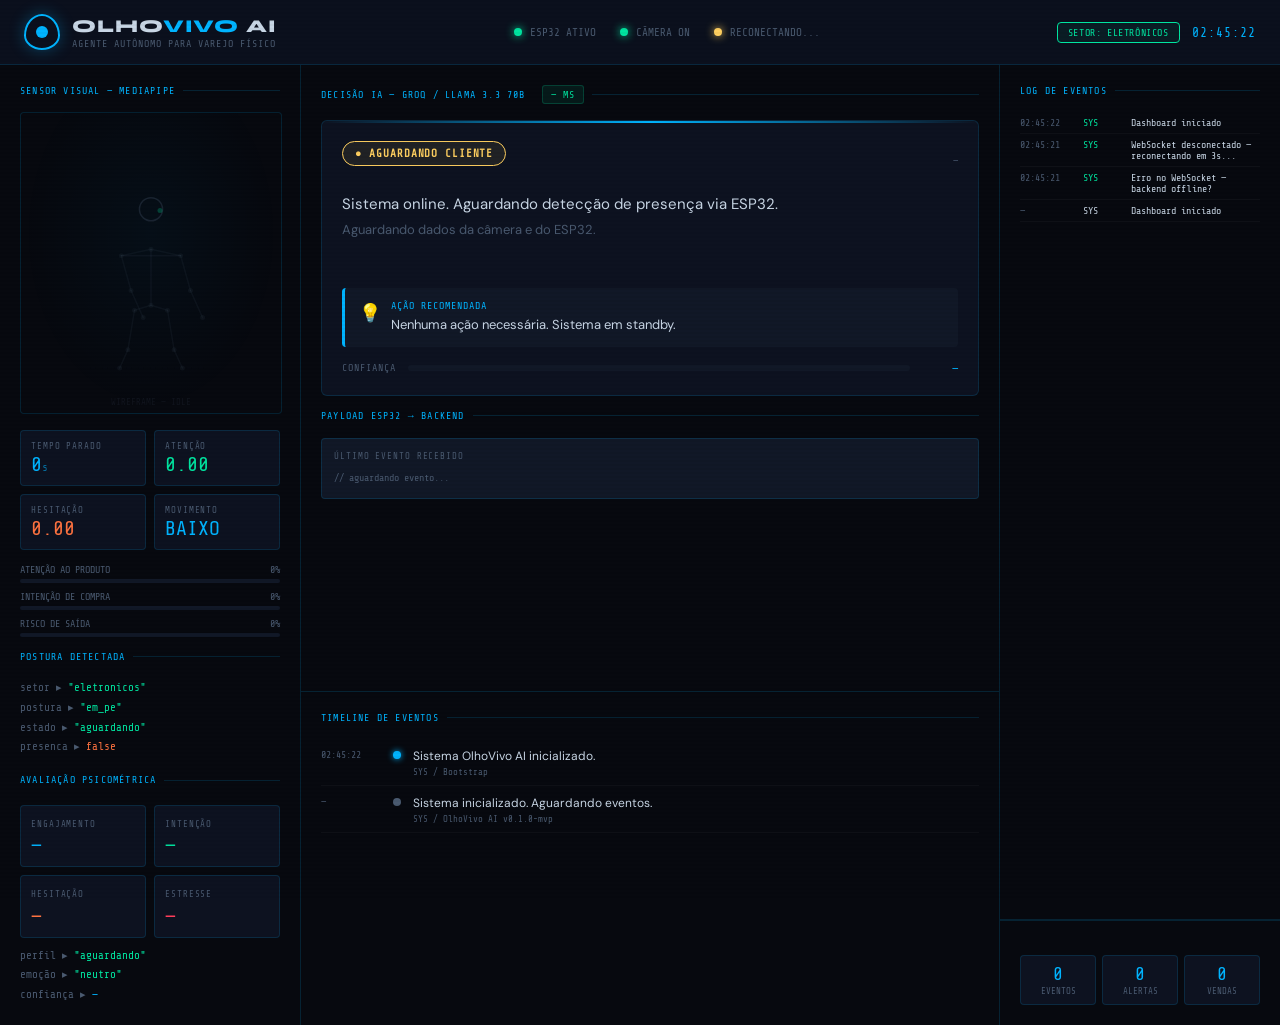
<file: dashboard/index.html>
<!DOCTYPE html>
<html lang="pt-BR">
<head>
<meta charset="UTF-8">
<meta name="viewport" content="width=device-width, initial-scale=1.0">
<title>OlhoVivo AI — Dashboard Operacional</title>
<link href="https://fonts.googleapis.com/css2?family=Share+Tech+Mono&family=Syne:wght@400;600;700;800&family=DM+Sans:wght@300;400;500&display=swap" rel="stylesheet">
<link rel="stylesheet" href="css/style.css">

</head>
<body>

<!-- ALERT BANNER -->
<div class="alert-banner" id="alertBanner">
  <span class="alert-icon">⚠</span>
  <span id="alertText">CLIENTE PRESTES A SAIR — OFERTA RELÂMPAGO ATIVADA</span>
</div>

<!-- HEADER -->
<header>
  <div class="logo">
    <div class="logo-eye"></div>
    <div>
      <div class="logo-text">OLHO<span>VIVO</span> AI</div>
      <div class="logo-sub">AGENTE AUTÔNOMO PARA VAREJO FÍSICO</div>
    </div>
  </div>
  <div class="header-center">
    <div class="sys-status"><div class="status-dot" id="espDot"></div><span id="espStatus">ESP32 ATIVO</span></div>
    <div class="sys-status"><div class="status-dot" id="camDot"></div><span id="camStatus">CÂMERA ON</span></div>
    <div class="sys-status"><div class="status-dot" id="aiDot"></div><span id="aiStatus">GROQ CONECTADO</span></div>
  </div>
  <div style="display:flex;align-items:center;gap:12px;">
    <span class="sensor-badge active" id="sectorBadge">SETOR: ELETRÔNICOS</span>
    <div class="header-time" id="headerTime">--:--:--</div>
  </div>
</header>

<!-- MAIN GRID -->
<div class="main-grid">

  <!-- LEFT: WIREFRAME + METRICS -->
  <div class="panel wireframe-panel">
    <div class="panel-title">SENSOR VISUAL — MEDIAPIPE</div>
    <canvas id="wireCanvas" width="260" height="300"></canvas>

    <div class="metric-grid">
      <div class="metric-box">
        <div class="metric-label">TEMPO PARADO</div>
        <div class="metric-value cyan" id="tempoParado">0<span class="metric-unit">s</span></div>
      </div>
      <div class="metric-box">
        <div class="metric-label">ATENÇÃO</div>
        <div class="metric-value green" id="attentionScore">0.00</div>
      </div>
      <div class="metric-box">
        <div class="metric-label">HESITAÇÃO</div>
        <div class="metric-value orange" id="hesitationScore">0.00</div>
      </div>
      <div class="metric-box">
        <div class="metric-label">MOVIMENTO</div>
        <div class="metric-value cyan" id="movimento">BAIXO</div>
      </div>
    </div>

    <div style="margin-top:14px;">
      <div class="bar-row">
        <div class="bar-label-row"><span>ATENÇÃO AO PRODUTO</span><span id="barAtencaoVal">0%</span></div>
        <div class="bar-track"><div class="bar-fill cyan" id="barAtencao" style="width:0%"></div></div>
      </div>
      <div class="bar-row" style="margin-top:8px;">
        <div class="bar-label-row"><span>INTENÇÃO DE COMPRA</span><span id="barIntencaoVal">0%</span></div>
        <div class="bar-track"><div class="bar-fill green" id="barIntencao" style="width:0%"></div></div>
      </div>
      <div class="bar-row" style="margin-top:8px;">
        <div class="bar-label-row"><span>RISCO DE SAÍDA</span><span id="barSaidaVal">0%</span></div>
        <div class="bar-track"><div class="bar-fill red" id="barSaida" style="width:0%"></div></div>
      </div>
    </div>

    <div style="margin-top:14px;">
      <div class="panel-title">POSTURA DETECTADA</div>
      <div class="payload-code" style="font-size:11px;line-height:1.8;">
        <span class="pk">setor ▸ </span><span class="pv-str" id="pSetor">"eletronicos"</span><br>
        <span class="pk">postura ▸ </span><span class="pv-str" id="pPostura">"em_pe"</span><br>
        <span class="pk">estado ▸ </span><span class="pv-str" id="pEstado">"aguardando"</span><br>
        <span class="pk">presenca ▸ </span><span class="pv-bool" id="pPresenca">false</span>
      <div style="margin-top:14px;">
  <div class="panel-title">AVALIAÇÃO PSICOMÉTRICA</div>
  <div class="metric-grid">
    <div class="metric-box">
      <div class="metric-label">ENGAJAMENTO</div>
      <div class="metric-value cyan" id="psicoEngajamento">—</div>
    </div>
    <div class="metric-box">
      <div class="metric-label">INTENÇÃO</div>
      <div class="metric-value green" id="psicoIntencao">—</div>
    </div>
    <div class="metric-box">
      <div class="metric-label">HESITAÇÃO</div>
      <div class="metric-value orange" id="psicoHesitacao">—</div>
    </div>
    <div class="metric-box">
      <div class="metric-label">ESTRESSE</div>
      <div class="metric-value" id="psicoEstresse" style="color:var(--red)">—</div>
    </div>
  </div>
  <div class="payload-code" style="font-size:11px;line-height:1.8;margin-top:8px;">
    <span class="pk">perfil ▸ </span><span class="pv-str" id="psicoPerfil">"aguardando"</span><br>
    <span class="pk">emoção ▸ </span><span class="pv-str" id="psicoEmocao">"neutro"</span><br>
    <span class="pk">confiança ▸ </span><span class="pv-num" id="psicoConfianca">—</span>
        </div>
      </div>

      </div>
    </div>
  </div>

  <!-- CENTER TOP: AI DECISION -->
  <div class="panel ai-panel">
    <div class="panel-title">
      DECISÃO IA — GROQ / LLAMA 3.3 70B
      <span class="latency-badge" id="latencyBadge">— ms</span>
    </div>

    <div class="decision-card">
      <div style="display:flex; align-items:center; justify-content:space-between; margin-bottom:12px;">
        <div class="profile-tag indeciso" id="profileTag">● AGUARDANDO CLIENTE</div>
        <div style="font-family:var(--mono);font-size:10px;color:var(--text-dim);" id="decisionTs">—</div>
      </div>

      <div class="decision-text" id="decisionText">
        Sistema online. Aguardando detecção de presença via ESP32.<br>
        <span style="color:var(--text-dim);font-size:13px;">Aguardando dados da câmera e do ESP32.</span>
      </div>

      <div class="decision-action" id="decisionAction">
        <div class="action-icon">💡</div>
        <div>
          <div class="action-label">AÇÃO RECOMENDADA</div>
          <div class="action-text" id="actionText">Nenhuma ação necessária. Sistema em standby.</div>
        </div>
      </div>

      <div class="confidence-row">
        <span class="confidence-label">CONFIANÇA</span>
        <div class="confidence-bar"><div class="confidence-fill" id="confidenceFill" style="width:0%"></div></div>
        <span class="confidence-pct" id="confidencePct">—</span>
      </div>
    </div>

    <!-- PAYLOAD ESP32 -->
    <div style="margin-top:14px;">
      <div class="panel-title">PAYLOAD ESP32 → BACKEND</div>
      <div class="payload-panel">
        <div class="payload-title">ÚLTIMO EVENTO RECEBIDO</div>
        <div class="payload-code" id="payloadDisplay">
          <span style="color:var(--text-dim);">// aguardando evento...</span>
        </div>
      </div>
    </div>
  </div>

  <!-- CENTER BOTTOM: TIMELINE -->
  <div class="panel timeline-panel">
    <div class="panel-title">TIMELINE DE EVENTOS</div>
    <div class="timeline" id="timeline">
      <div class="tl-item">
        <span class="tl-time" style="font-family:var(--mono);font-size:10px;color:var(--text-dim);">—</span>
        <div class="tl-dot" style="background:var(--text-dim);"></div>
        <div>
          <div class="tl-msg">Sistema inicializado. Aguardando eventos.</div>
          <div class="tl-source">SYS / OlhoVivo AI v0.1.0-mvp</div>
        </div>
      </div>
    </div>
  </div>

  <!-- RIGHT: EVENTS + STATS -->
  <div class="right-panel">

    <div class="event-log-panel">
      <div class="panel-title">LOG DE EVENTOS</div>
      <div class="event-log" id="eventLog">
        <div class="ev-item"><span class="ev-time">—</span><span class="ev-src">SYS</span><span class="ev-msg">Dashboard iniciado</span></div>
      </div>
    </div>

    <div class="simulator-panel">
      <div class="stats-row">
        <div class="stat-mini"><div class="stat-mini-val" id="statEventos">0</div><div class="stat-mini-lbl">EVENTOS</div></div>
        <div class="stat-mini"><div class="stat-mini-val" id="statAlertas">0</div><div class="stat-mini-lbl">ALERTAS</div></div>
        <div class="stat-mini"><div class="stat-mini-val" id="statVendas">0</div><div class="stat-mini-lbl">VENDAS</div></div>
      </div>
    </div>

  </div>
</div>


    <script src="js/wireframe.js"></script>
    <script src="js/dashboard.js"></script>
    <script src="js/websocket.js"></script>

</body>
</html>
</file>
<file: dashboard/css/style.css>
:root {
    --bg:       #07090f;
    --bg2:      #0d1220;
    --bg3:      #111827;
    --border:   rgba(0,180,255,0.15);
    --cyan:     #00b4ff;
    --cyan-dim: rgba(0,180,255,0.08);
    --green:    #00e5a0;
    --orange:   #ff7340;
    --red:      #ff3d5a;
    --yellow:   #ffd060;
    --text:     #c8d6e5;
    --text-dim: #4a5a70;
    --mono:     'Share Tech Mono', monospace;
    --sans:     'DM Sans', sans-serif;
    --display:  'Syne', sans-serif;
  }

  * { box-sizing: border-box; margin: 0; padding: 0; }

  body {
    background: var(--bg);
    color: var(--text);
    font-family: var(--sans);
    min-height: 100vh;
    overflow-x: hidden;
  }

  /* ── SCANLINE OVERLAY ── */
  body::before {
    content: '';
    position: fixed; inset: 0; pointer-events: none; z-index: 999;
    background: repeating-linear-gradient(0deg, transparent, transparent 2px, rgba(0,0,0,0.03) 2px, rgba(0,0,0,0.03) 4px);
  }

  /* ── HEADER ── */
  header {
    display: flex; align-items: center; justify-content: space-between;
    padding: 14px 24px;
    border-bottom: 1px solid var(--border);
    background: rgba(13,18,32,0.9);
    backdrop-filter: blur(12px);
    position: sticky; top: 0; z-index: 100;
  }
  .logo { display: flex; align-items: center; gap: 12px; }
  .logo-eye {
    width: 36px; height: 36px;
    border: 2px solid var(--cyan);
    border-radius: 50% 50% 50% 50% / 60% 60% 40% 40%;
    display: flex; align-items: center; justify-content: center;
    position: relative; overflow: hidden;
    box-shadow: 0 0 16px rgba(0,180,255,0.3);
  }
  .logo-eye::before {
    content: '';
    width: 12px; height: 12px;
    background: var(--cyan);
    border-radius: 50%;
    animation: blink 4s ease-in-out infinite;
  }
  @keyframes blink {
    0%,95%,100% { transform: scaleY(1); opacity: 1; }
    97% { transform: scaleY(0.05); opacity: 0.3; }
  }
  .logo-text { font-family: var(--display); font-weight: 800; font-size: 18px; letter-spacing: 0.05em; }
  .logo-text span { color: var(--cyan); }
  .logo-sub { font-family: var(--mono); font-size: 10px; color: var(--text-dim); letter-spacing: 0.1em; margin-top: 1px; }

  .header-center { display: flex; align-items: center; gap: 24px; }
  .sys-status {
    display: flex; align-items: center; gap: 8px;
    font-family: var(--mono); font-size: 11px; color: var(--text-dim);
  }
  .status-dot {
    width: 8px; height: 8px; border-radius: 50%;
    background: var(--green);
    box-shadow: 0 0 8px var(--green);
    animation: pulse-dot 2s ease-in-out infinite;
  }
  @keyframes pulse-dot { 0%,100%{opacity:1;} 50%{opacity:0.4;} }
  .status-dot.offline { background: var(--red); box-shadow: 0 0 8px var(--red); }
  .status-dot.warning { background: var(--yellow); box-shadow: 0 0 8px var(--yellow); }

  .header-time {
    font-family: var(--mono); font-size: 13px; color: var(--cyan);
    letter-spacing: 0.08em;
  }
  .sensor-badge {
    padding: 4px 10px; border-radius: 4px;
    font-family: var(--mono); font-size: 10px;
    border: 1px solid; letter-spacing: 0.06em;
  }
  .sensor-badge.active { border-color: var(--green); color: var(--green); background: rgba(0,229,160,0.06); }
  .sensor-badge.idle   { border-color: var(--text-dim); color: var(--text-dim); }

  /* ── GRID LAYOUT ── */
  .main-grid {
    display: grid;
    grid-template-columns: 300px 1fr 280px;
    grid-template-rows: auto auto;
    gap: 1px;
    background: var(--border);
    min-height: calc(100vh - 65px);
  }
  .panel {
    background: var(--bg);
    padding: 20px;
  }
  .panel-title {
    font-family: var(--mono); font-size: 10px; color: var(--cyan);
    letter-spacing: 0.12em; text-transform: uppercase;
    margin-bottom: 16px; display: flex; align-items: center; gap: 8px;
  }
  .panel-title::after {
    content: ''; flex: 1; height: 1px; background: var(--border);
  }

  /* ── LEFT: WIREFRAME ── */
  .wireframe-panel { grid-row: span 2; }
  #wireCanvas {
    display: block; margin: 0 auto 16px;
    border: 1px solid var(--border);
    background: radial-gradient(ellipse at 50% 40%, rgba(0,180,255,0.04) 0%, transparent 70%);
    border-radius: 4px;
  }

  .metric-grid { display: grid; grid-template-columns: 1fr 1fr; gap: 8px; margin-top: 12px; }
  .metric-box {
    background: var(--bg2);
    border: 1px solid var(--border);
    border-radius: 4px;
    padding: 10px;
  }
  .metric-label { font-family: var(--mono); font-size: 9px; color: var(--text-dim); letter-spacing: 0.1em; margin-bottom: 4px; }
  .metric-value { font-family: var(--mono); font-size: 20px; font-weight: 400; line-height: 1; }
  .metric-value.cyan  { color: var(--cyan); }
  .metric-value.green { color: var(--green); }
  .metric-value.orange{ color: var(--orange); }
  .metric-value.red   { color: var(--red); }
  .metric-unit { font-size: 11px; opacity: 0.6; }

  .bar-row { margin-top: 10px; }
  .bar-label-row { display: flex; justify-content: space-between; font-family: var(--mono); font-size: 10px; color: var(--text-dim); margin-bottom: 4px; }
  .bar-track { height: 4px; background: var(--bg3); border-radius: 2px; overflow: hidden; }
  .bar-fill { height: 100%; border-radius: 2px; transition: width 0.8s cubic-bezier(0.4,0,0.2,1); }
  .bar-fill.cyan   { background: linear-gradient(90deg, var(--cyan), rgba(0,180,255,0.4)); }
  .bar-fill.green  { background: linear-gradient(90deg, var(--green), rgba(0,229,160,0.4)); }
  .bar-fill.orange { background: linear-gradient(90deg, var(--orange), rgba(255,115,64,0.4)); }
  .bar-fill.red    { background: linear-gradient(90deg, var(--red), rgba(255,61,90,0.4)); }

  /* ── CENTER: AI DECISION ── */
  .ai-panel { grid-column: 2; }
  .decision-card {
    background: var(--bg2);
    border: 1px solid var(--border);
    border-radius: 6px;
    padding: 20px;
    position: relative;
    overflow: hidden;
    min-height: 180px;
  }
  .decision-card::before {
    content: '';
    position: absolute; top: 0; left: 0; right: 0; height: 2px;
    background: linear-gradient(90deg, transparent, var(--cyan), transparent);
    animation: scan-line 3s ease-in-out infinite;
  }
  @keyframes scan-line { 0%,100%{opacity:0.3;} 50%{opacity:1;} }

  .profile-tag {
    display: inline-flex; align-items: center; gap: 8px;
    padding: 5px 12px; border-radius: 20px;
    font-family: var(--mono); font-size: 11px; font-weight: 600;
    letter-spacing: 0.08em; margin-bottom: 14px;
    border: 1px solid; text-transform: uppercase;
    transition: all 0.5s ease;
  }
  .profile-tag.indeciso  { border-color: var(--yellow); color: var(--yellow); background: rgba(255,208,96,0.08); }
  .profile-tag.comprando { border-color: var(--green);  color: var(--green);  background: rgba(0,229,160,0.08); }
  .profile-tag.saindo    { border-color: var(--red);    color: var(--red);    background: rgba(255,61,90,0.08); }
  .profile-tag.pesquisa  { border-color: var(--cyan);   color: var(--cyan);   background: rgba(0,180,255,0.08); }
  .profile-tag.medo      { border-color: var(--orange); color: var(--orange); background: rgba(255,115,64,0.08); }

  .decision-text {
    font-family: var(--sans); font-size: 15px; line-height: 1.65;
    color: var(--text); margin-bottom: 16px;
    min-height: 80px;
  }
  .decision-action {
    display: flex; align-items: flex-start; gap: 10px;
    background: var(--bg3); border-radius: 4px; padding: 12px 14px;
    border-left: 3px solid var(--cyan);
  }
  .action-icon { font-size: 18px; margin-top: 1px; }
  .action-label { font-family: var(--mono); font-size: 10px; color: var(--cyan); letter-spacing: 0.1em; margin-bottom: 4px; }
  .action-text  { font-size: 13px; color: var(--text); line-height: 1.5; }

  .confidence-row {
    display: flex; align-items: center; gap: 12px; margin-top: 14px;
  }
  .confidence-label { font-family: var(--mono); font-size: 10px; color: var(--text-dim); letter-spacing: 0.1em; }
  .confidence-bar { flex: 1; height: 6px; background: var(--bg3); border-radius: 3px; overflow: hidden; }
  .confidence-fill { height: 100%; border-radius: 3px; transition: width 1s cubic-bezier(0.4,0,0.2,1); background: linear-gradient(90deg, var(--cyan), var(--green)); }
  .confidence-pct  { font-family: var(--mono); font-size: 12px; color: var(--cyan); min-width: 36px; text-align: right; }

  /* ── CENTER BOTTOM: TIMELINE ── */
  .timeline-panel { grid-column: 2; grid-row: 2; }
  .timeline { display: flex; flex-direction: column; gap: 0; }
  .tl-item {
    display: flex; gap: 12px; align-items: flex-start;
    padding: 8px 0;
    border-bottom: 1px solid rgba(255,255,255,0.03);
    animation: fadeIn 0.4s ease;
  }
  @keyframes fadeIn { from{opacity:0;transform:translateY(-6px);} to{opacity:1;transform:none;} }
  .tl-time { font-family: var(--mono); font-size: 10px; color: var(--text-dim); min-width: 60px; padding-top: 2px; }
  .tl-dot  { width: 8px; height: 8px; border-radius: 50%; margin-top: 4px; flex-shrink: 0; }
  .tl-msg  { font-size: 12px; color: var(--text); line-height: 1.5; }
  .tl-source { font-family: var(--mono); font-size: 9px; color: var(--text-dim); margin-top: 2px; }

  /* ── RIGHT: EVENTS + SIMULATOR ── */
  .right-panel { grid-row: span 2; display: flex; flex-direction: column; gap: 1px; }

  .simulator-panel {
    background: var(--bg);
    padding: 20px;
    border-top: 1px solid var(--border);
  }
  .sim-title {
    font-family: var(--mono); font-size: 9px; letter-spacing: 0.12em;
    text-transform: uppercase; color: var(--orange); margin-bottom: 14px;
    display: flex; align-items: center; gap: 8px;
  }
  .sim-title::before { content: '▶'; font-size: 8px; }

  .scenario-grid { display: grid; grid-template-columns: 1fr 1fr; gap: 6px; margin-bottom: 14px; }
  .scenario-btn {
    background: var(--bg2);
    border: 1px solid var(--border);
    border-radius: 4px;
    padding: 10px 8px;
    color: var(--text-dim);
    font-family: var(--mono); font-size: 10px;
    cursor: pointer; text-align: center; line-height: 1.4;
    transition: all 0.2s ease;
    letter-spacing: 0.04em;
  }
  .scenario-btn:hover { border-color: var(--cyan); color: var(--cyan); background: var(--cyan-dim); }
  .scenario-btn.active { border-color: var(--cyan); color: var(--cyan); background: var(--cyan-dim); box-shadow: 0 0 12px rgba(0,180,255,0.15); }
  .scenario-btn .icon { font-size: 16px; display: block; margin-bottom: 4px; }

  .auto-toggle {
    display: flex; align-items: center; justify-content: space-between;
    background: var(--bg2); border: 1px solid var(--border);
    border-radius: 4px; padding: 10px 12px;
  }
  .auto-label { font-family: var(--mono); font-size: 10px; color: var(--text-dim); letter-spacing: 0.08em; }
  .toggle-switch {
    width: 36px; height: 20px; background: var(--bg3); border-radius: 10px;
    cursor: pointer; position: relative; transition: background 0.3s; border: 1px solid var(--border);
  }
  .toggle-switch.on { background: rgba(0,180,255,0.2); border-color: var(--cyan); }
  .toggle-switch::after {
    content: ''; position: absolute;
    width: 14px; height: 14px; background: var(--text-dim); border-radius: 50%;
    top: 2px; left: 2px; transition: all 0.3s ease;
  }
  .toggle-switch.on::after { left: 18px; background: var(--cyan); box-shadow: 0 0 8px var(--cyan); }

  .stats-row { display: flex; gap: 6px; margin-top: 14px; }
  .stat-mini {
    flex: 1; background: var(--bg2); border: 1px solid var(--border);
    border-radius: 4px; padding: 8px; text-align: center;
  }
  .stat-mini-val { font-family: var(--mono); font-size: 18px; color: var(--cyan); }
  .stat-mini-lbl { font-family: var(--mono); font-size: 9px; color: var(--text-dim); margin-top: 2px; }

  /* Event log */
  .event-log-panel {
    background: var(--bg); padding: 20px; flex: 1;
  }
  .event-log { max-height: 240px; overflow-y: auto; }
  .event-log::-webkit-scrollbar { width: 3px; }
  .event-log::-webkit-scrollbar-track { background: transparent; }
  .event-log::-webkit-scrollbar-thumb { background: var(--border); border-radius: 2px; }
  .ev-item {
    display: flex; gap: 8px; padding: 5px 0;
    border-bottom: 1px solid rgba(255,255,255,0.03);
    font-family: var(--mono); font-size: 10px;
    animation: fadeIn 0.3s ease;
  }
  .ev-time { color: var(--text-dim); min-width: 55px; }
  .ev-src  { min-width: 40px; }
  .ev-src.esp { color: var(--orange); }
  .ev-src.cam { color: var(--cyan); }
  .ev-src.ai  { color: var(--green); }
  .ev-msg  { color: var(--text); flex: 1; }

  /* payload panel */
  .payload-panel { background: var(--bg3); border: 1px solid var(--border); border-radius: 4px; padding: 12px; margin-top: 8px; }
  .payload-title { font-family: var(--mono); font-size: 9px; color: var(--text-dim); margin-bottom: 8px; letter-spacing: 0.1em; }
  .payload-code { font-family: var(--mono); font-size: 10px; line-height: 1.7; }
  .pk { color: var(--text-dim); }
  .pv-str { color: var(--green); }
  .pv-num { color: var(--cyan); }
  .pv-bool{ color: var(--orange); }

  /* Alert banner */
  .alert-banner {
    position: fixed; top: 72px; left: 50%; transform: translateX(-50%);
    background: var(--bg2); border: 1px solid var(--red);
    box-shadow: 0 0 30px rgba(255,61,90,0.3);
    border-radius: 6px; padding: 12px 20px;
    font-family: var(--mono); font-size: 12px; color: var(--red);
    letter-spacing: 0.06em; z-index: 500;
    display: none; align-items: center; gap: 10px;
    animation: alertPulse 0.5s ease;
  }
  @keyframes alertPulse { from{transform:translateX(-50%) scale(0.95);} to{transform:translateX(-50%) scale(1);} }
  .alert-banner.show { display: flex; }
  .alert-icon { font-size: 16px; animation: alertBlink 0.8s ease-in-out infinite; }
  @keyframes alertBlink { 0%,100%{opacity:1;} 50%{opacity:0.3;} }

  /* Groq latency badge */
  .latency-badge {
    display: inline-flex; align-items: center; gap: 6px;
    padding: 3px 8px; border-radius: 3px;
    background: rgba(0,229,160,0.08); border: 1px solid rgba(0,229,160,0.2);
    font-family: var(--mono); font-size: 10px; color: var(--green);
    margin-left: 8px;
  }

  /* Sections visibility */
  .section-hidden { display: none !important; }
</file>
